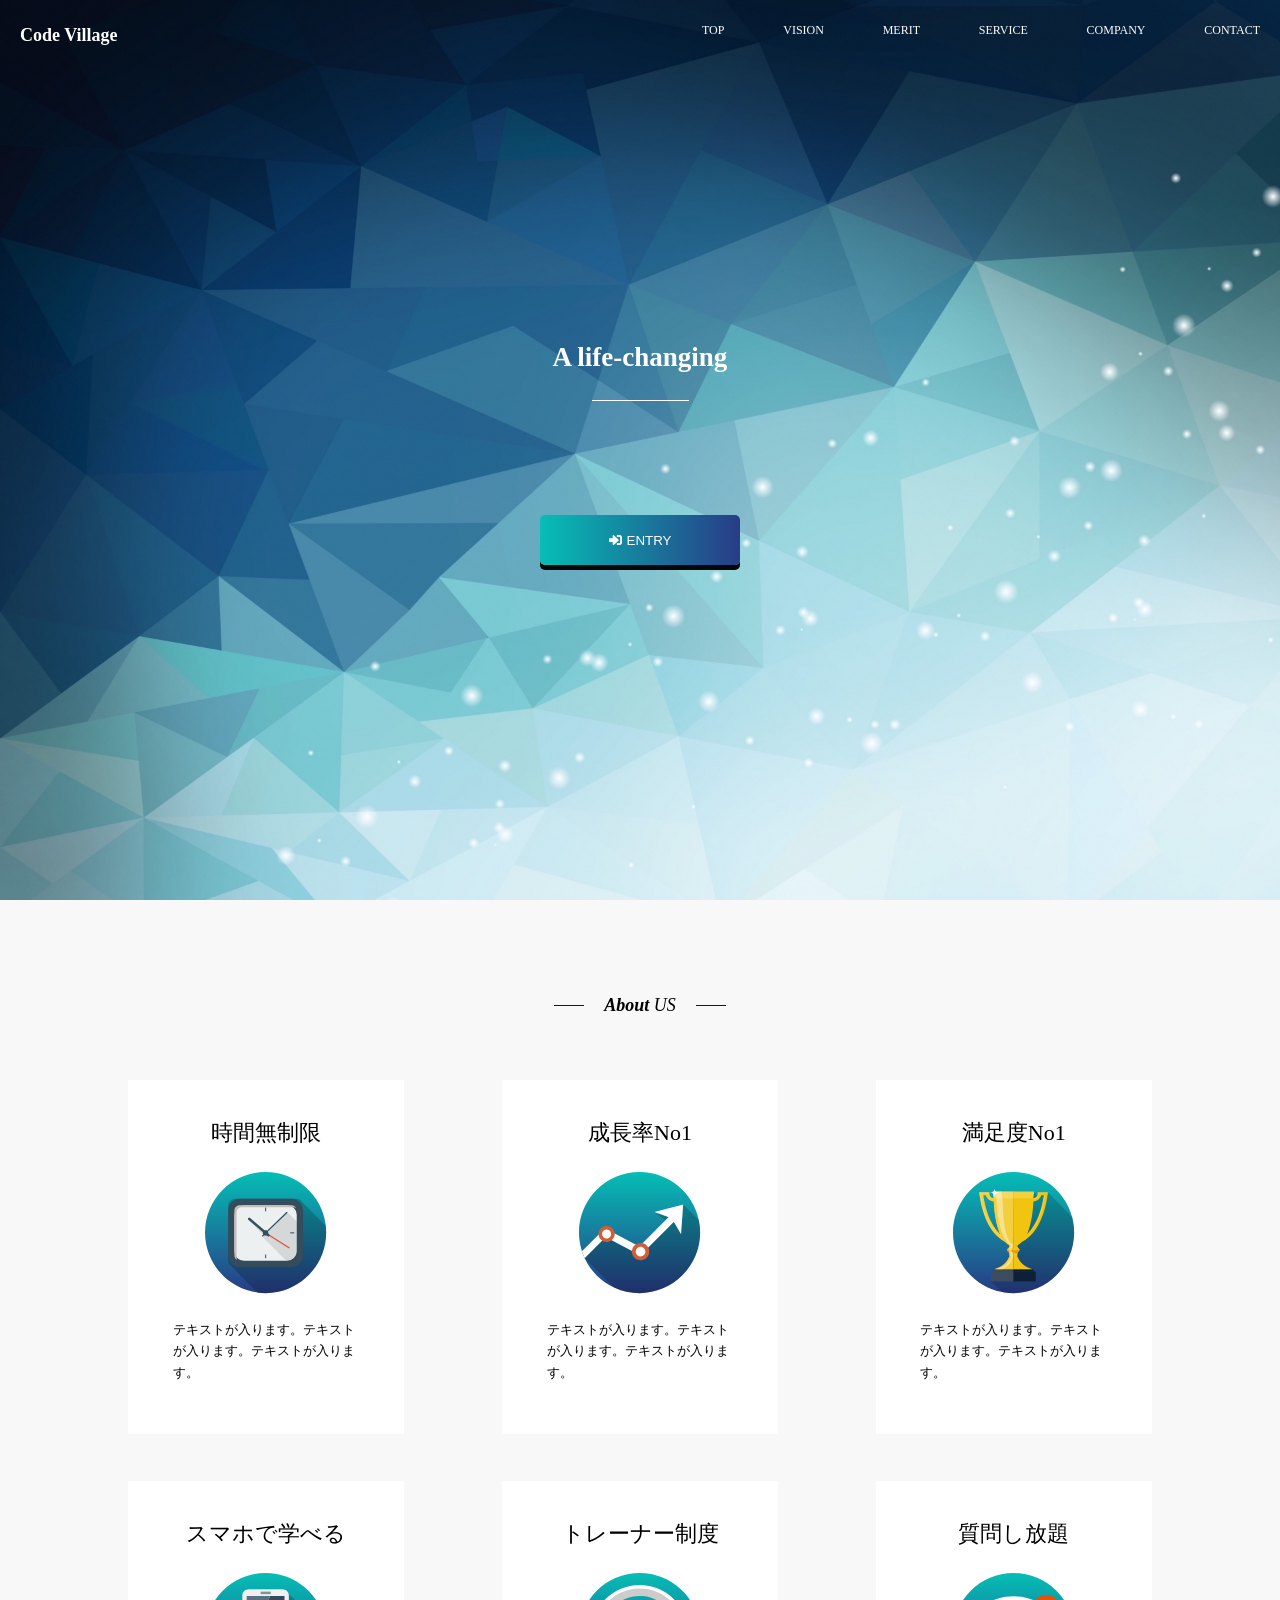
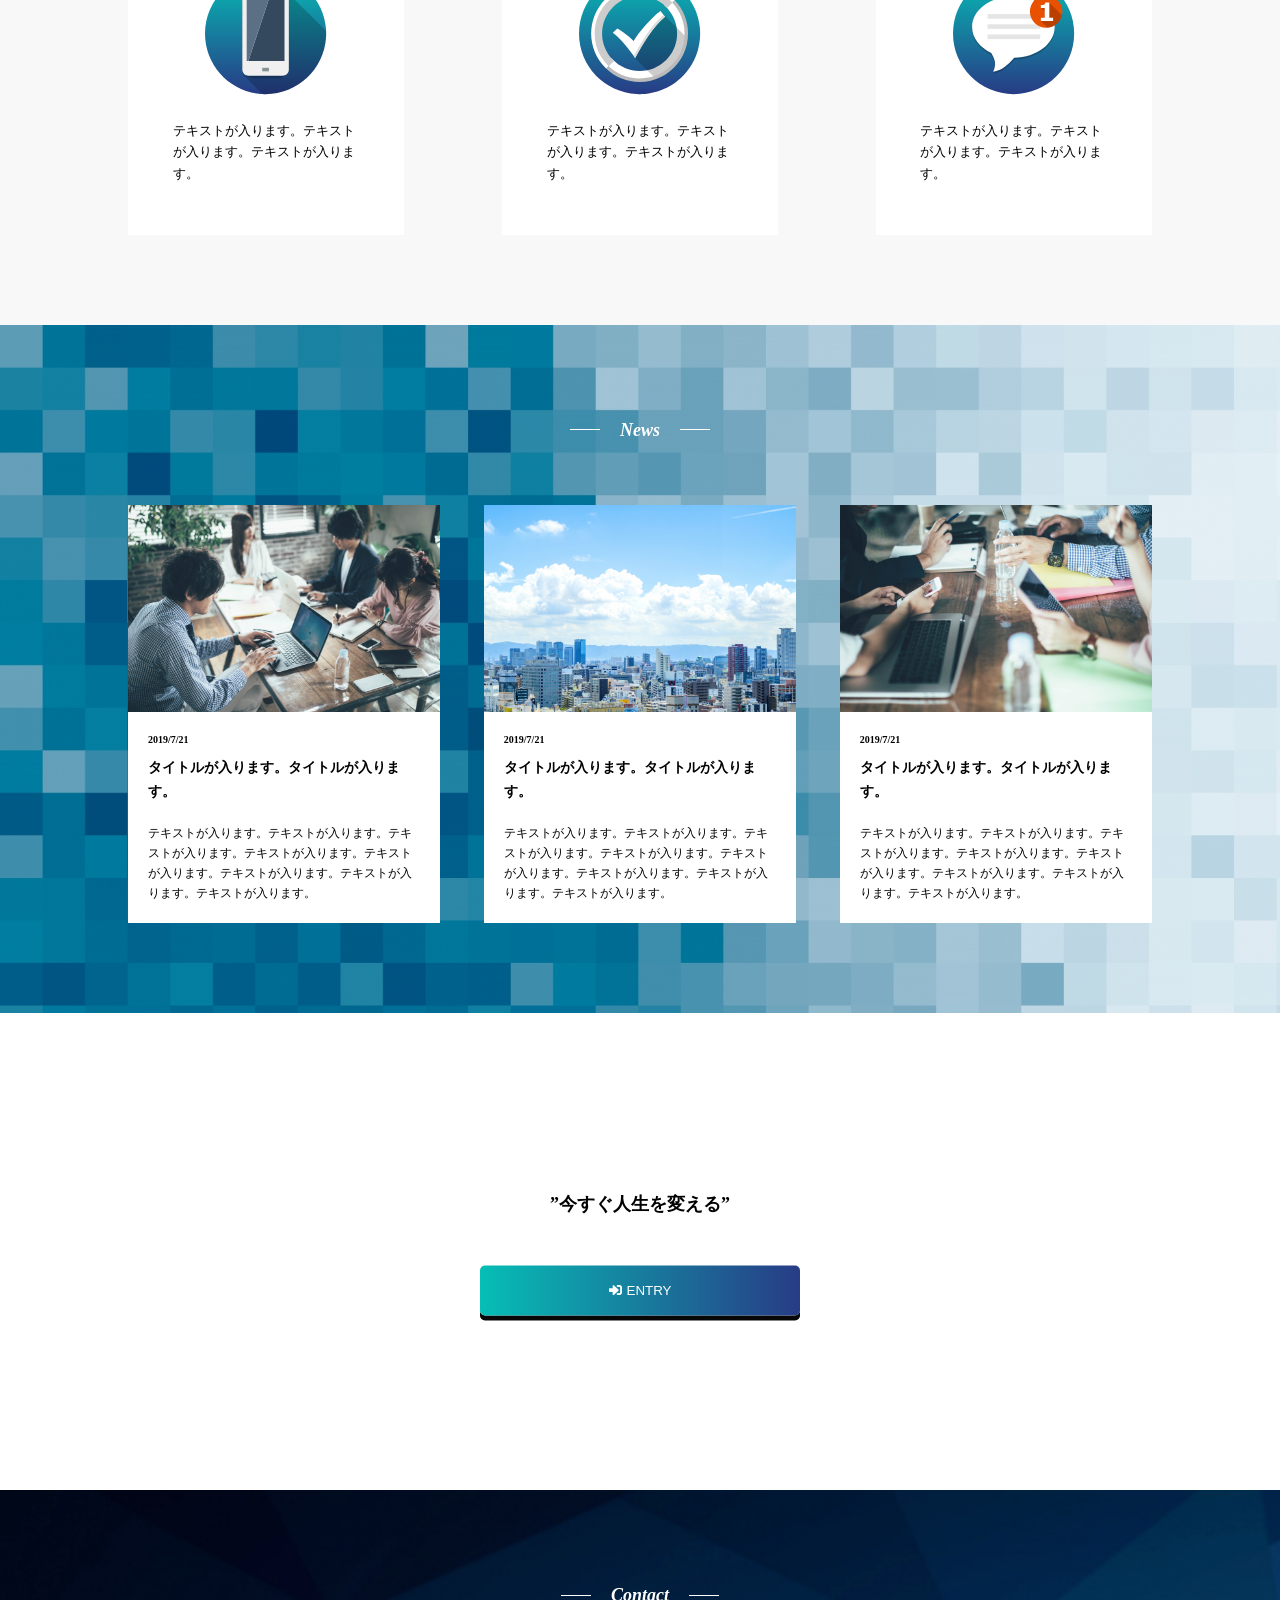
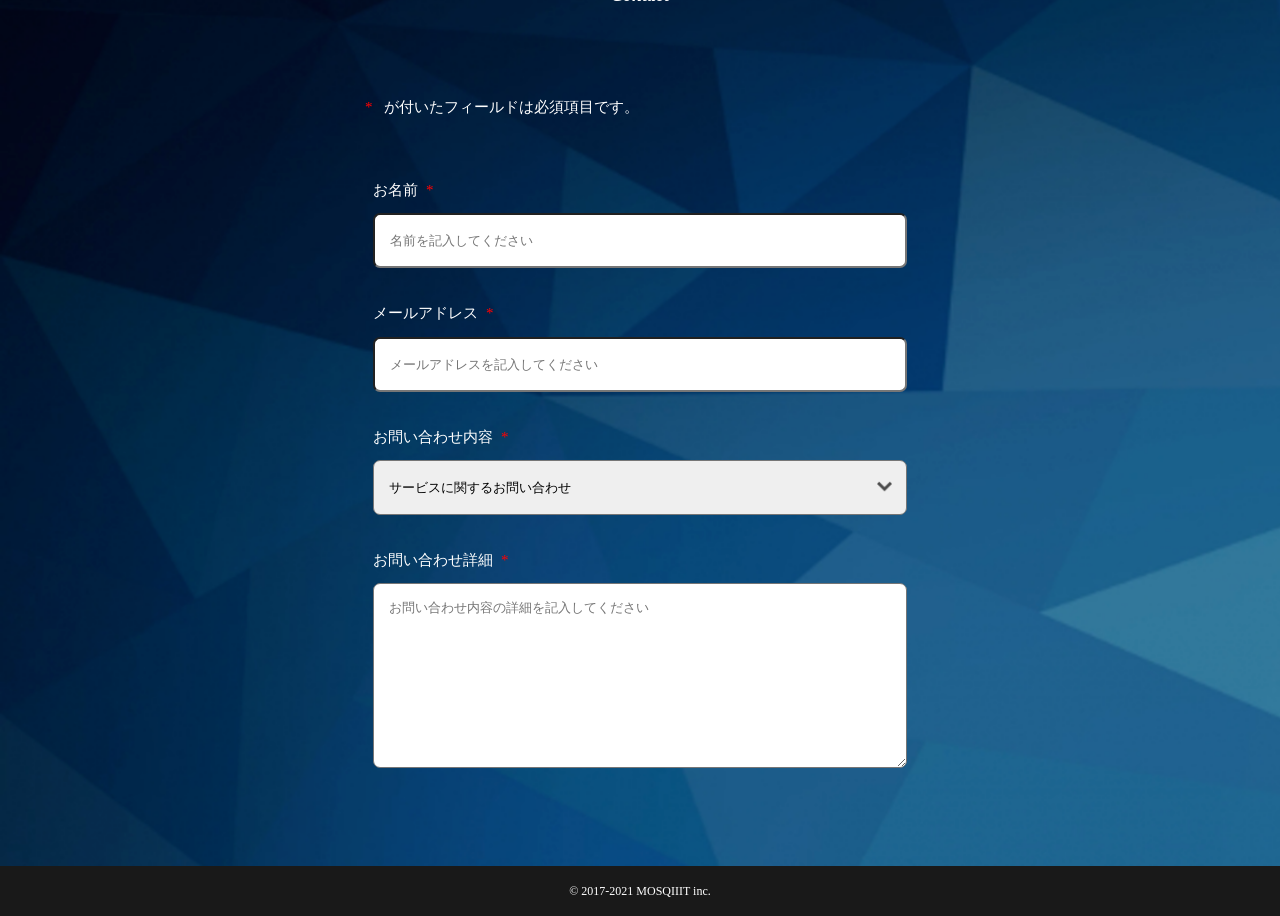
<file: index.html>
<!DOCTYPE html>
<html lang="ja">
    <head>
        <meta charset="UTF-8" />
        <meta name="viewport" content="width=device-width, initial-scale=1.0" />
        <title>レスポンシブ</title>
        <link rel="stylesheet" href="css/main.css" />
        <link
            href="https://use.fontawesome.com/releases/v5.6.1/css/all.css"
            rel="stylesheet"
        />
    </head>

    <body>
        <!-- header -->
        <header>
            <div class="hd-logo">Code Village</div>
            <!-- ハンバーガーメニュー -->
            <div class="ham">
                <span></span>
                <span></span>
                <span></span>
            </div>
            <nav class="pc-navmenu">
                <ul>
                    <li>TOP</li>
                    <li>VISION</li>
                    <li>MERIT</li>
                    <li>SERVICE</li>
                    <li>COMPANY</li>
                    <li>CONTACT</li>
                </ul>
            </nav>
        </header>

        <main>
            <!-- first-view -->
            <section id="first-v">
                <div class="first-v__wrap">
                    <p class="catch">A life-changing</p>
                    <button class="fv-btn">
                        <p><i class="fas fa-sign-in-alt btn-icon"></i>ENTRY</p>
                    </button>
                </div>
            </section>

            <!-- about -->
            <section id="about">
                <div class="inner">
                    <h2 class="title">
                        <span class="title--b">About&nbsp;</span>US
                    </h2>
                    <div class="about-wrap">
                        <div class="about-item">
                            <h3 class="about-item__title">時間無制限</h3>
                            <div class="about-item__img">
                                <img src="./img/icon1.png" />
                            </div>
                            <p class="about-item__desc">
                                テキストが入ります。テキストが入ります。テキストが入ります。
                            </p>
                        </div>
                        <div class="about-item">
                            <h3 class="about-item__title">成長率No1</h3>
                            <div class="about-item__img">
                                <img src="./img/icon2.png" />
                            </div>
                            <p class="about-item__desc">
                                テキストが入ります。テキストが入ります。テキストが入ります。
                            </p>
                        </div>
                        <div class="about-item">
                            <h3 class="about-item__title">満足度No1</h3>
                            <div class="about-item__img">
                                <img src="./img/icon3.png" />
                            </div>
                            <p class="about-item__desc">
                                テキストが入ります。テキストが入ります。テキストが入ります。
                            </p>
                        </div>
                        <div class="about-item">
                            <h3 class="about-item__title">スマホで学べる</h3>
                            <div class="about-item__img">
                                <img src="./img/icon4.png" />
                            </div>
                            <p class="about-item__desc">
                                テキストが入ります。テキストが入ります。テキストが入ります。
                            </p>
                        </div>
                        <div class="about-item">
                            <h3 class="about-item__title">トレーナー制度</h3>
                            <div class="about-item__img">
                                <img src="./img/icon5.png" />
                            </div>
                            <p class="about-item__desc">
                                テキストが入ります。テキストが入ります。テキストが入ります。
                            </p>
                        </div>
                        <div class="about-item">
                            <h3 class="about-item__title">質問し放題</h3>
                            <div class="about-item__img">
                                <img src="./img/icon6.png" />
                            </div>
                            <p class="about-item__desc">
                                テキストが入ります。テキストが入ります。テキストが入ります。
                            </p>
                        </div>
                    </div>
                </div>
            </section>

            <!-- news -->
            <section id="news">
                <div class="inner">
                    <h2 class="title">
                        <span class="title--b">News</span>
                    </h2>
                    <div class="news-wrap">
                        <div class="news-item">
                            <div class="news__img">
                                <img src="img/news1.jpg" />
                            </div>
                            <div class="news-content">
                                <p class="news-content__day">2019/7/21</p>
                                <h3 class="news-content__title">
                                    タイトルが入ります。タイトルが入ります。
                                </h3>
                                <p class="news-content__intro">
                                    テキストが入ります。テキストが入ります。テキストが入ります。テキストが入ります。テキストが入ります。テキストが入ります。テキストが入ります。テキストが入ります。
                                </p>
                            </div>
                        </div>
                        <div class="news-item">
                            <div class="news__img">
                                <img src="img/news2.jpg" />
                            </div>
                            <div class="news-content">
                                <p class="news-content__day">2019/7/21</p>
                                <h3 class="news-content__title">
                                    タイトルが入ります。タイトルが入ります。
                                </h3>
                                <p class="news-content__intro">
                                    テキストが入ります。テキストが入ります。テキストが入ります。テキストが入ります。テキストが入ります。テキストが入ります。テキストが入ります。テキストが入ります。
                                </p>
                            </div>
                        </div>
                        <div class="news-item">
                            <div class="news__img">
                                <img src="img/news3.jpg" />
                            </div>
                            <div class="news-content">
                                <p class="news-content__day">2019/7/21</p>
                                <h3 class="news-content__title">
                                    タイトルが入ります。タイトルが入ります。
                                </h3>
                                <p class="news-content__intro">
                                    テキストが入ります。テキストが入ります。テキストが入ります。テキストが入ります。テキストが入ります。テキストが入ります。テキストが入ります。テキストが入ります。
                                </p>
                            </div>
                        </div>
                    </div>
                </div>
            </section>

            <!-- entry -->
            <section id="entry">
                <div class="entry-wrap">
                    <p class="entry-copy">”今すぐ人生を変える”</p>
                    <button class="entry-btn">
                        <p><i class="fas fa-sign-in-alt btn-icon"></i>ENTRY</p>
                    </button>
                </div>
            </section>

            <!-- contact -->
            <section id="contact">
                <div class="inner">
                    <h2 class="title contact-title">
                        <span class="title--b">Contact</span>
                    </h2>
                    <form class="contact-wrap">
                        <p class="contact-caution">
                            <span class="red caution-red">*</span>
                            が付いたフィールドは必須項目です。
                        </p>
                        <div class="contact-box">
                            <p class="contact-text">
                                お名前<span class="red">*</span>
                            </p>
                            <input
                                type="text"
                                name="yourname"
                                placeholder="名前を記入してください"
                            />
                        </div>
                        <div class="contact-box">
                            <p class="contact-text">
                                メールアドレス<span class="red">*</span>
                            </p>
                            <input
                                type="text"
                                name="yourmail"
                                placeholder="メールアドレスを記入してください"
                            />
                        </div>
                        <div class="contact-box">
                            <p
                                class="contact-text"
                                placeholder="お問い合わせ内容を選択"
                            >
                                お問い合わせ内容<span class="red">*</span>
                            </p>
                            <!-- セレクトボックス -->
                            <select name="contact-select" class="select-box">
                                <option value="service">
                                    サービスに関するお問い合わせ
                                </option>
                                <option value="recruit">
                                    採用に関するお問い合わせ
                                </option>
                                <option value="other">
                                    その他のお問い合わせ
                                </option>
                            </select>
                        </div>
                        <div class="contact-box">
                            <p class="contact-text">
                                お問い合わせ詳細<span class="red">*</span>
                            </p>
                            <textarea
                                name="contact-text"
                                placeholder="お問い合わせ内容の詳細を記入してください"
                            ></textarea>
                        </div>
                    </form>
                </div>
            </section>
        </main>

        <!-- footer -->
        <footer>
            <p>© 2017-2021 MOSQIIIT inc.</p>
        </footer>
    </body>
</html>
</file>
<file: css/main.css>
@charset "UTF-8";
/* 
html5doctor.com Reset Stylesheet
v1.6.1
Last Updated: 2010-09-17
Author: Richard Clark - http://richclarkdesign.com 
Twitter: @rich_clark
*/
*, *:after, *:before {
  -webkit-box-sizing: border-box;
          box-sizing: border-box;
}

html, body, div, span, object, iframe,
h1, h2, h3, h4, h5, h6, p, blockquote, pre,
abbr, address, cite, code,
del, dfn, em, img, ins, kbd, q, samp,
small, strong, sub, sup, var,
b, i,
dl, dt, dd, ol, ul, li,
fieldset, form, label, legend,
table, caption, tbody, tfoot, thead, tr, th, td,
article, aside, canvas, details, figcaption, figure,
footer, header, hgroup, menu, nav, section, summary,
time, mark, audio, video {
  margin: 0;
  padding: 0;
  border: 0;
  outline: 0;
  font-size: 100%;
  font-weight: normal;
  vertical-align: baseline;
  background: transparent;
}

body {
  line-height: 1;
}

article, aside, details, figcaption, figure,
footer, header, hgroup, menu, nav, section {
  display: block;
}

nav, ul, li {
  list-style: none;
}

blockquote, q {
  quotes: none;
}

blockquote:before, blockquote:after,
q:before, q:after {
  content: '';
  content: none;
}

a {
  text-decoration: none;
  color: inherit;
  margin: 0;
  padding: 0;
  font-size: 100%;
  vertical-align: baseline;
  background: transparent;
}

a:visited {
  color: inherti;
}

/* change colours to suit your needs */
ins {
  background-color: #ff9;
  color: #000;
  text-decoration: none;
}

/* change colours to suit your needs */
mark {
  background-color: #ff9;
  color: #000;
  font-style: italic;
  font-weight: bold;
}

del {
  text-decoration: line-through;
}

abbr[title], dfn[title] {
  border-bottom: 1px dotted;
  cursor: help;
}

table {
  border-collapse: collapse;
  border-spacing: 0;
}

/* change border colour to suit your needs */
hr {
  display: block;
  height: 1px;
  border: 0;
  border-top: 1px solid #cccccc;
  margin: 1em 0;
  padding: 0;
}

input, select {
  vertical-align: middle;
}
/* 共通部分 */
html {
  font-size: 62.5%;
}

body {
  font-size: 1.2rem;
  line-height: 1.67;
}

.inner {
  width: 80%;
  margin: 0 auto;
  padding: 90px 0;
}

.title {
  display: -webkit-box;
  display: -ms-flexbox;
  display: flex;
  -webkit-box-pack: center;
      -ms-flex-pack: center;
          justify-content: center;
  -webkit-box-align: center;
      -ms-flex-align: center;
          align-items: center;
  font-size: 1.8rem;
  font-style: italic;
  margin-bottom: 6rem;
}

.title--b {
  font-weight: bold;
}

.title::before, .title::after {
  display: inline-block;
  content: "";
  width: 3rem;
  border-top: 1px solid #191919;
  margin-right: 2rem;
}

.title::after {
  margin-right: 0;
  margin-left: 2rem;
}

header {
  width: 100%;
  display: -webkit-box;
  display: -ms-flexbox;
  display: flex;
  -webkit-box-pack: justify;
      -ms-flex-pack: justify;
          justify-content: space-between;
  padding: 20px;
  color: #fff;
  position: absolute;
  z-index: 20;
}

header nav {
  width: 45%;
}

header nav ul {
  display: -webkit-box;
  display: -ms-flexbox;
  display: flex;
  -webkit-box-pack: justify;
      -ms-flex-pack: justify;
          justify-content: space-between;
  -webkit-box-align: center;
      -ms-flex-align: center;
          align-items: center;
  font-size: 1.2rem;
}

.hd-logo {
  font-size: 1.8rem;
  font-weight: bold;
}

.ham {
  display: none;
}

#first-v {
  background-image: url(../img/bg1.png);
  background-size: cover;
  width: 100%;
  height: 100vh;
}

.first-v__wrap {
  width: 250px;
  height: 230px;
  display: -webkit-box;
  display: -ms-flexbox;
  display: flex;
  -webkit-box-pack: justify;
      -ms-flex-pack: justify;
          justify-content: space-between;
  -webkit-box-orient: vertical;
  -webkit-box-direction: normal;
      -ms-flex-direction: column;
          flex-direction: column;
  position: absolute;
  top: 50%;
  left: 50%;
  -webkit-transform: translate(-50%, -50%);
          transform: translate(-50%, -50%);
  text-align: center;
}

.catch {
  color: #fff;
  font-size: 2.7rem;
  font-weight: bold;
}

.catch::after {
  display: block;
  width: 97px;
  content: "";
  border-bottom: 1px solid #fff;
  margin: 20px auto 0;
}

.fv-btn, .entry-btn {
  margin: 0 auto;
  width: 200px;
  height: 50px;
  color: #fff;
  background: -webkit-gradient(linear, left top, right top, from(#06beb6), to(#283c86));
  background: linear-gradient(to right, #06beb6, #283c86);
  border: none;
  border-radius: 5px;
  -webkit-box-shadow: 0 5px #070707;
          box-shadow: 0 5px #070707;
}

.fv-btn .btn-icon, .entry-btn .btn-icon {
  margin-right: 5px;
}

#about {
  background-color: #f8f8f8;
}

.about-wrap {
  display: -webkit-box;
  display: -ms-flexbox;
  display: flex;
  -webkit-box-pack: justify;
      -ms-flex-pack: justify;
          justify-content: space-between;
  -ms-flex-wrap: wrap;
      flex-wrap: wrap;
}

.about-item {
  width: 27%;
  background-color: #fff;
  padding: 35px 3.5vw 50px;
}

.about-item:nth-child(n + 4) {
  margin-top: 47px;
}

.about-item__title {
  font-size: 2.2rem;
  text-align: center;
}

.about-item__img {
  width: 122px;
  height: 122px;
  margin: 20px auto 25px;
}

.about-item__img img {
  width: 100%;
  height: 100%;
}

.about-item__desc {
  font-size: 1.3rem;
}

#news {
  background-image: url("../img/bg2.png");
  background-size: cover;
}

#news .title {
  color: #fff;
}

#news .title::before, #news .title::after,
#news .title ::after {
  border-color: #fff;
}

.news-wrap {
  display: -webkit-box;
  display: -ms-flexbox;
  display: flex;
  -webkit-box-pack: justify;
      -ms-flex-pack: justify;
          justify-content: space-between;
}

.news-item {
  width: 30.5%;
}

.news__img {
  width: 100%;
  height: 207px;
}

.news__img img {
  width: 100%;
  height: 100%;
  -o-object-fit: cover;
     object-fit: cover;
}

.news-content {
  padding: 20px;
  background-color: #fff;
}

.news-content__day {
  font-size: 1rem;
  font-weight: bold;
}

.news-content__title {
  font-size: 1.4rem;
  font-weight: bold;
  padding: 8px 0 20px;
}

.news-content__intor {
  font-style: 1.2rem;
}

#entry {
  height: 477px;
  width: 100%;
  position: relative;
}

.entry-wrap {
  display: -webkit-box;
  display: -ms-flexbox;
  display: flex;
  -webkit-box-orient: vertical;
  -webkit-box-direction: normal;
      -ms-flex-direction: column;
          flex-direction: column;
  -webkit-box-pack: justify;
      -ms-flex-pack: justify;
          justify-content: space-between;
  -webkit-box-align: center;
      -ms-flex-align: center;
          align-items: center;
  position: absolute;
  width: 320px;
  height: 127px;
  top: 50%;
  left: 50%;
  -webkit-transform: translate(-50%, -50%);
          transform: translate(-50%, -50%);
}

.entry-copy {
  font-weight: bold;
  font-size: 1.8rem;
}

.entry-btn {
  width: 100%;
}

#contact {
  background-image: url("../img/bg3.png");
  background-size: cover;
  color: #fff;
  font-size: 1.5rem;
}

#contact .title {
  color: #fff;
}

#contact .title::before, #contact .title::after,
#contact .title ::after {
  border-color: #fff;
}

.contact-wrap {
  width: 600px;
  max-width: 600px;
  margin: 0 auto;
}

input,
select,
textarea {
  width: 100%;
  border-radius: 7px;
  padding: 15px;
}

input, select {
  height: 55px;
}

select {
  -webkit-appearance: none;
     -moz-appearance: none;
          appearance: none;
}

textarea {
  height: 185px;
}

.contact-caution {
  padding: 25px;
}

.contact-box {
  margin: 33px;
}

.contact-box:nth-of-type(3) {
  position: relative;
}

.contact-box:nth-of-type(3)::after {
  background-image: url("../img/arrow.png");
  background-size: 100%;
  position: absolute;
  content: "";
  display: block;
  top: 60%;
  right: 15px;
  width: 15px;
  height: 15px;
}

.contact-box:nth-of-type(4) {
  margin-bottom: 0;
}

.contact-text {
  margin-bottom: 10px;
}

.red {
  color: red;
  margin-left: 8px;
}

.caution-red {
  margin-left: 0;
  margin-right: 8px;
}

footer {
  background-color: #191919;
  height: 50px;
  text-align: center;
  line-height: 50px;
  color: #fff;
  font-size: 1.2rem;
}
/*# sourceMappingURL=main.css.map */
</file>
